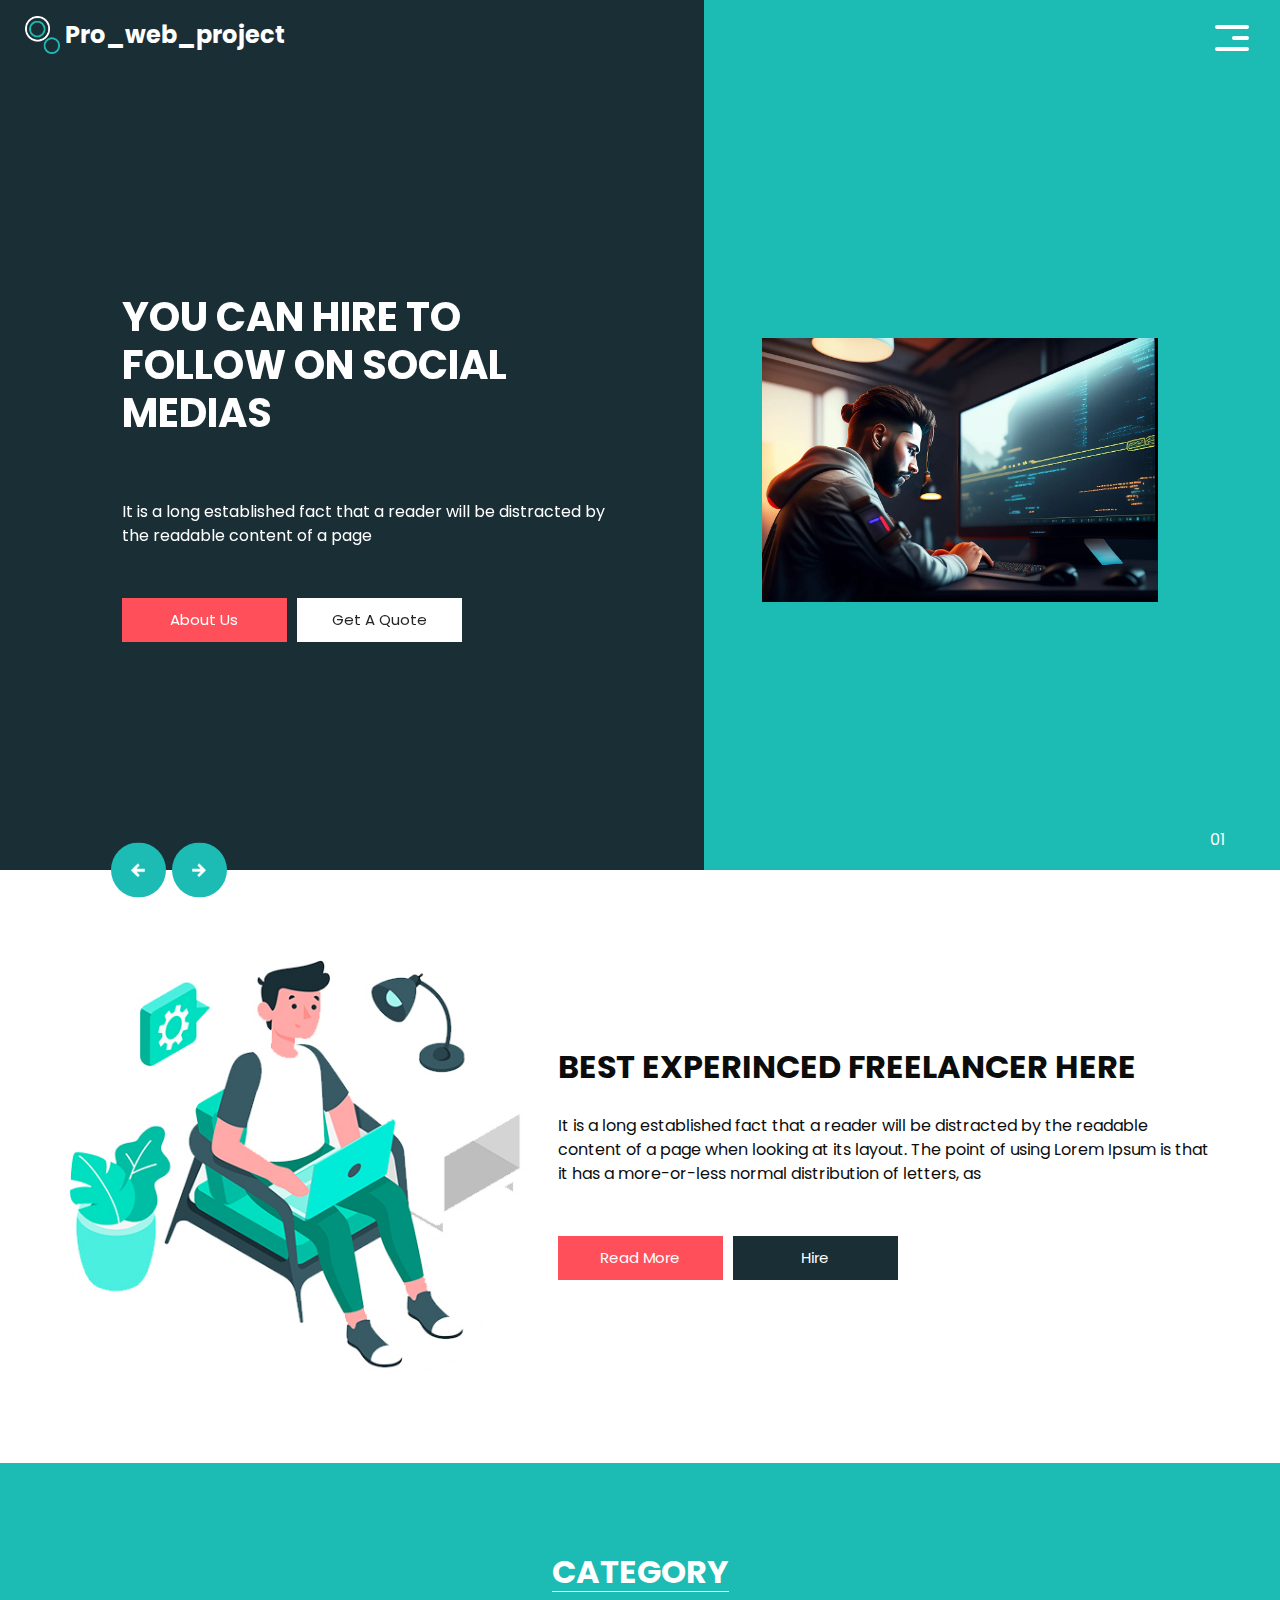
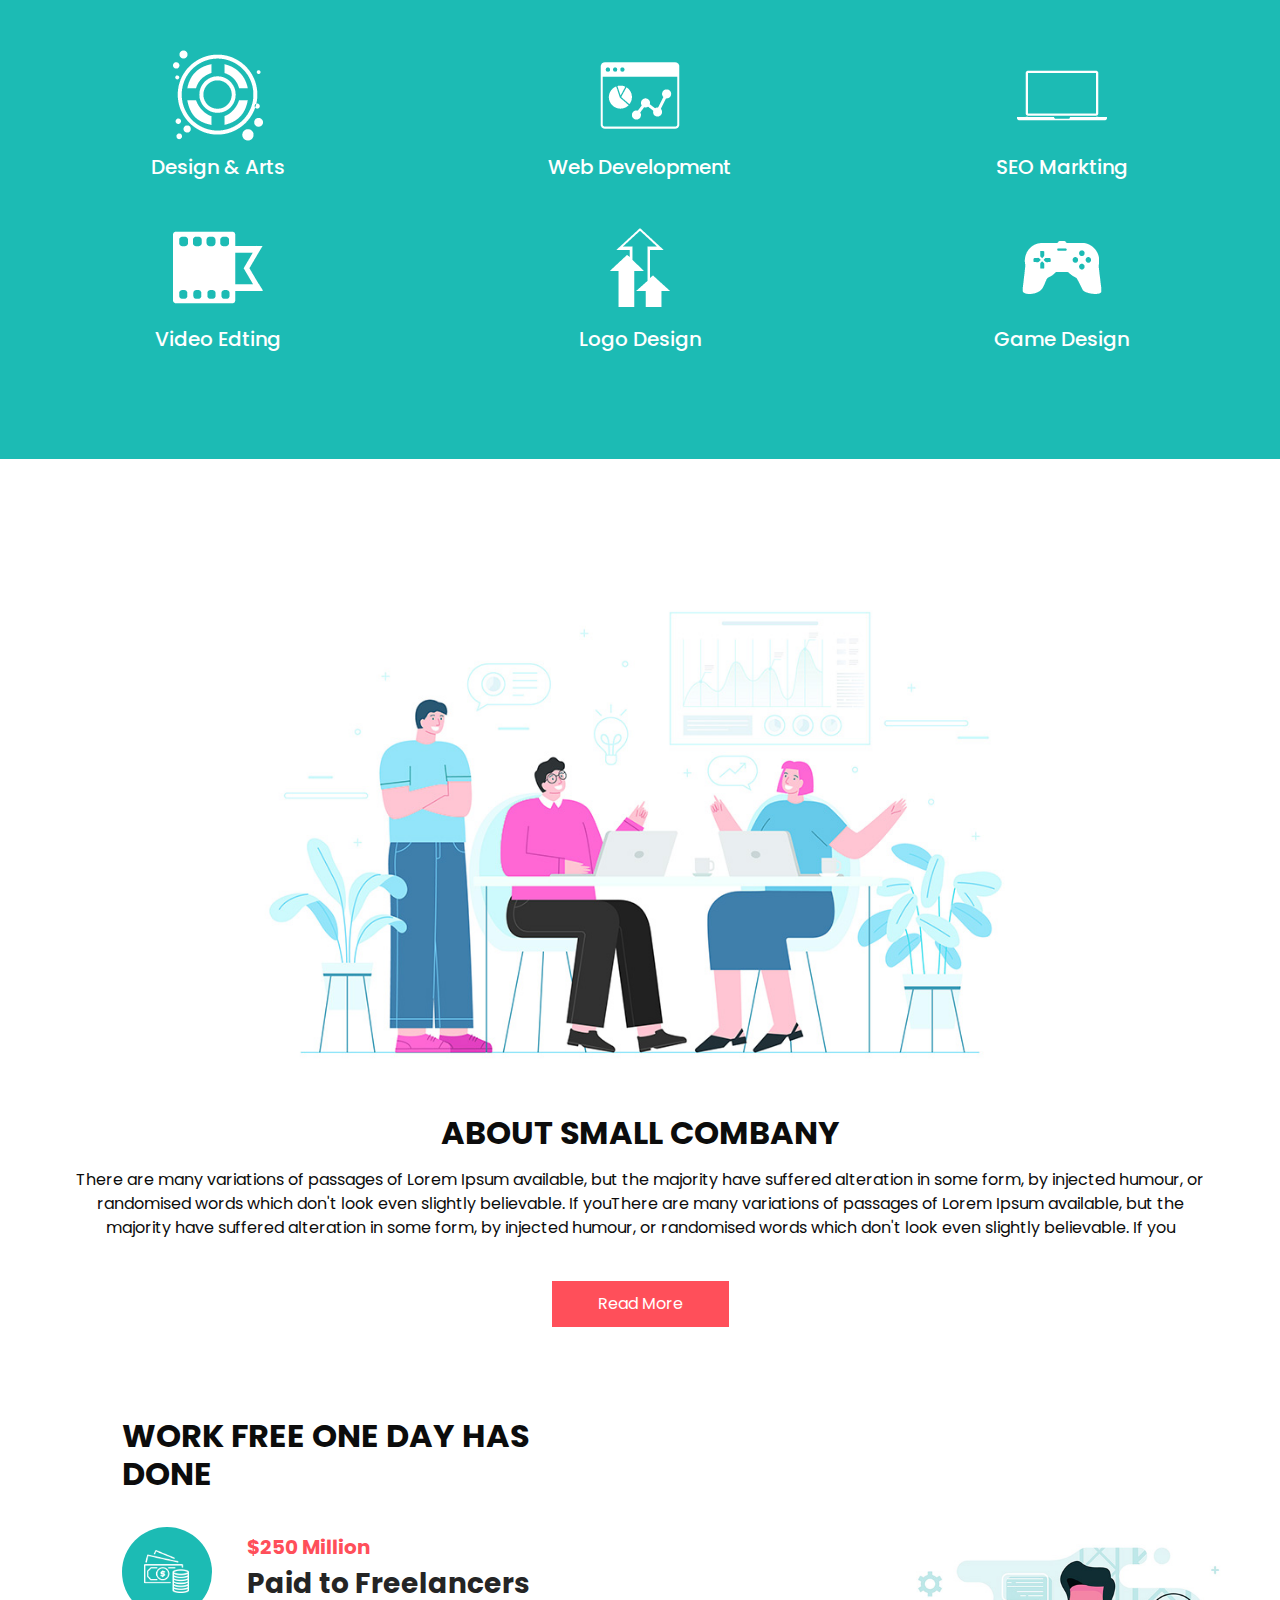
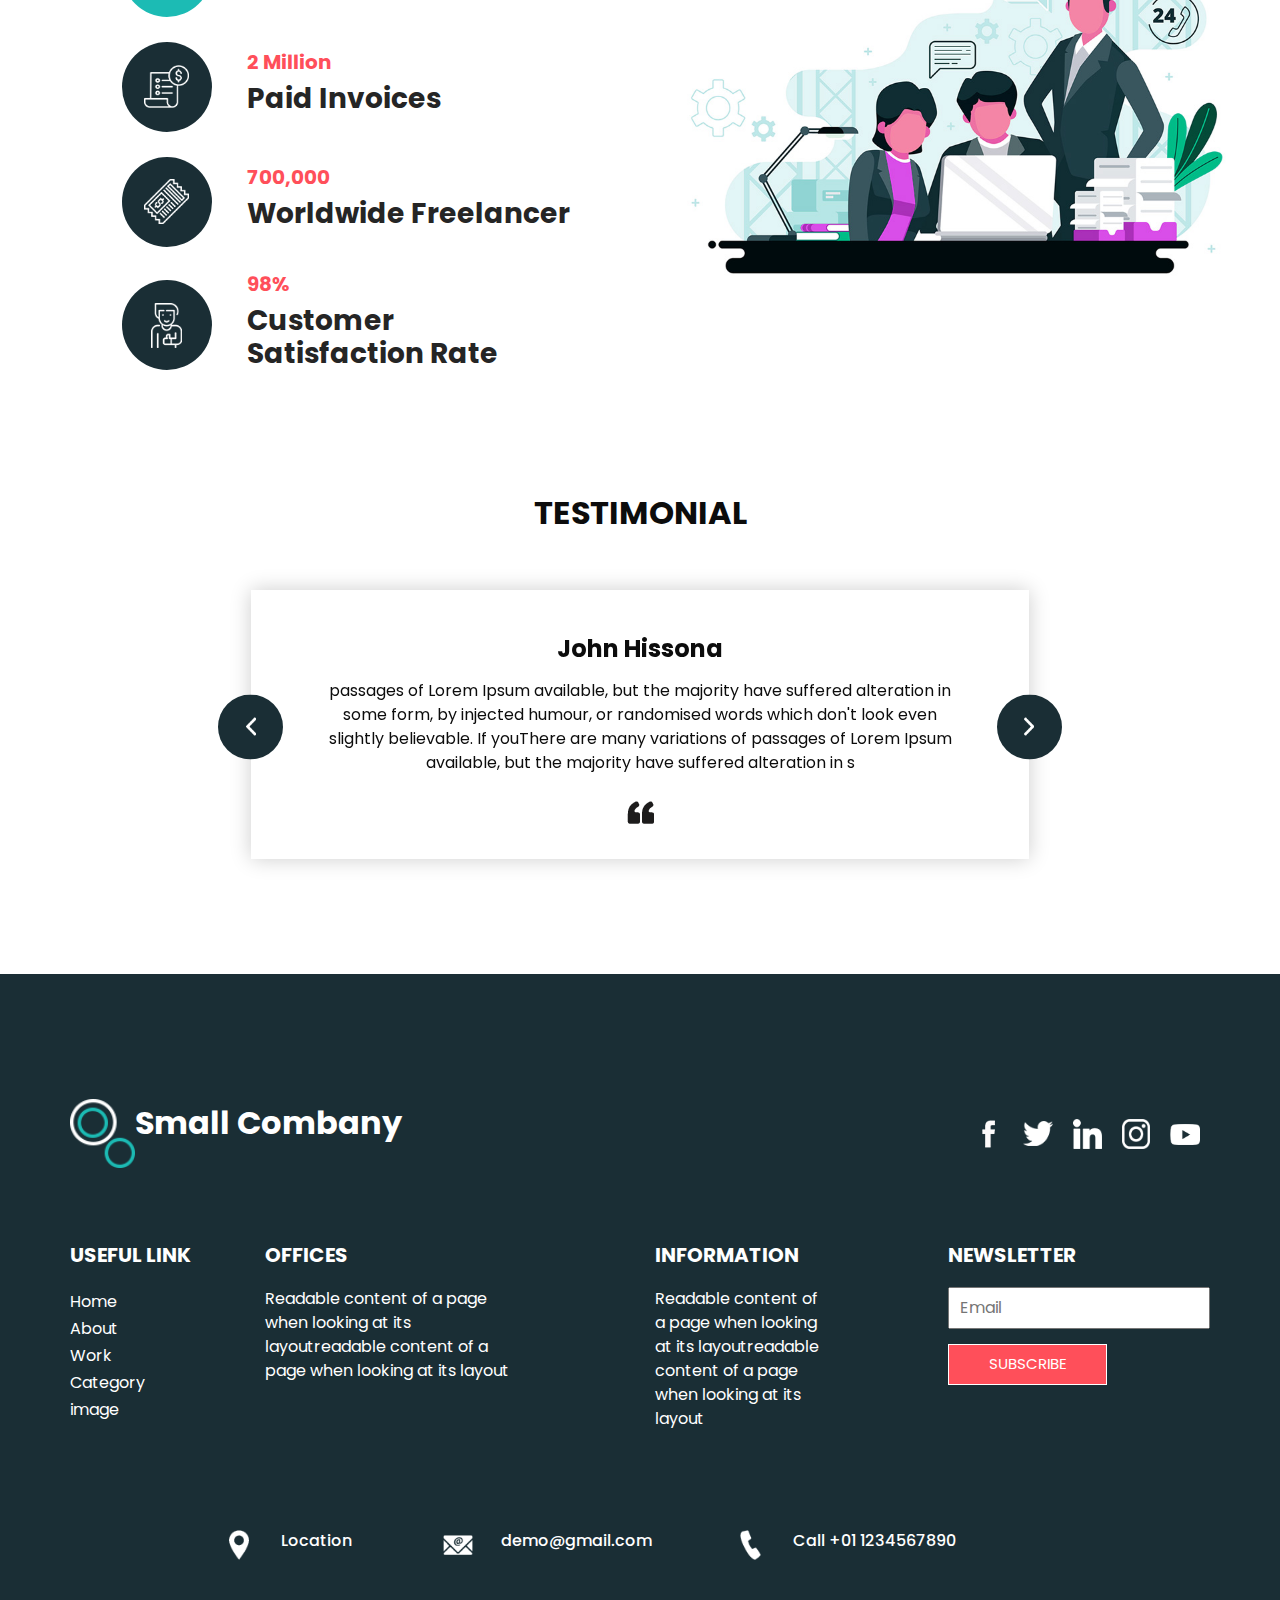
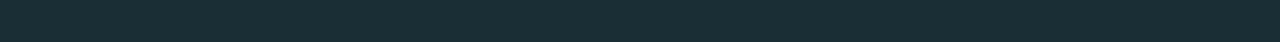
<file: index.html>
<!DOCTYPE html>
<html>

<head>
  <!-- Basic -->
  <meta charset="utf-8" />
  <meta http-equiv="X-UA-Compatible" content="IE=edge" />
  <!-- Mobile Metas -->
  <meta name="viewport" content="width=device-width, initial-scale=1, shrink-to-fit=no" />
  <!-- Site Metas -->
  <meta name="keywords" content="" />
  <meta name="description" content="" />
  <meta name="author" content="" />

  <title>Pro_web_project</title>

  <!-- bootstrap core css -->
  <link rel="stylesheet" type="text/css" href="css/bootstrap.css" />

  <link href="https://fonts.googleapis.com/css?family=Poppins:400,700&display=swap" rel="stylesheet">
  <!-- Custom styles for this template -->
  <link href="css/style.css" rel="stylesheet" />
  <!-- responsive style -->
  <link href="css/responsive.css" rel="stylesheet" />

  <link rel="manifest" href="manifest.json" />
</head>

<body>
  <div class="hero_area">
    <!-- header section strats -->
    <header class="header_section">
      <div class="container-fluid">
        <nav class="navbar navbar-expand-lg custom_nav-container">
          <a class="navbar-brand" href="index.html">
            <img src="images/logo.png" alt="" />
            <span>
              Pro_web_project
            </span>
          </a>
          <button class="navbar-toggler" type="button" data-toggle="collapse" data-target="#navbarSupportedContent" aria-controls="navbarSupportedContent" aria-expanded="false" aria-label="Toggle navigation">
            <span class="navbar-toggler-icon"></span>
          </button>

          <div class="collapse navbar-collapse" id="navbarSupportedContent">
            <ul class="navbar-nav  ">
              <li class="nav-item active">
                <a class="nav-link" href="index.html">Home <span class="sr-only">(current)</span></a>
              </li>
              <li class="nav-item">
                <a class="nav-link" href="about.html"> About</a>
              </li>
              <li class="nav-item">
                <a class="nav-link" href="work.html">Work </a>
              </li>
              <li class="nav-item">
                <a class="nav-link" href="category.html"> Category </a>
              </li>
              <li class="nav-item">
                <a class="nav-link" href="songs.html"> Songs </a>
              </li>
              <li class="nav-item">
                <a class="nav-link" href="github.html"> GitHub username image search </a>
              </li>
              <li class="nav-item">
                <a class="nav-link" href="hi.html"> image </a>
              </li>
            </ul>
            <div class="user_option">
              <a href="">
                <span>
                  Login
                </span>
              </a>
              <form class="form-inline my-2 my-lg-0 ml-0 ml-lg-4 mb-3 mb-lg-0">
                <button class="btn  my-2 my-sm-0 nav_search-btn" type="submit"></button>
              </form>
            </div>
          </div>
          <div>
            <div class="custom_menu-btn ">
              <button>
                <span class=" s-1">

                </span>
                <span class="s-2">

                </span>
                <span class="s-3">

                </span>
              </button>
            </div>
          </div>

        </nav>
      </div>
    </header>
    <!-- end header section -->
    <!-- slider section -->
    <section class="slider_section ">
      <div class="carousel_btn-container">
        <a class="carousel-control-prev" href="#carouselExampleIndicators" role="button" data-slide="prev">
          <span class="sr-only">Previous</span>
        </a>
        <a class="carousel-control-next" href="#carouselExampleIndicators" role="button" data-slide="next">
          <span class="sr-only">Next</span>
        </a>
      </div>
      <div id="carouselExampleIndicators" class="carousel slide" data-ride="carousel">
        <ol class="carousel-indicators">
          <li data-target="#carouselExampleIndicators" data-slide-to="0" class="active">01</li>
          <li data-target="#carouselExampleIndicators" data-slide-to="1">02</li>
          <li data-target="#carouselExampleIndicators" data-slide-to="2">03</li>
        </ol>
        <div class="carousel-inner">
          <div class="carousel-item active">
            <div class="container-fluid">
              <div class="row">
                <div class="col-md-5 offset-md-1">
                  <div class="detail-box">
                    <h1>
                      You Can hire to follow on social Medias <br>
                    <br>
                      
                    </h1>
                    <p>
                      It is a long established fact that a reader will be distracted by
                      the readable content of a page
                    </p>
                    <div class="btn-box">
                      <a href="" class="btn-1">
                        About Us
                      </a>
                      <a href="" class="btn-2">
                        Get A Quote
                      </a>
                    </div>
                  </div>
                </div>
                <div class="offset-md-1 col-md-4 img-container">
                  <div class="img-box">
                    <img src="images/slider-img.png" alt="">
                  </div>
                </div>
              </div>
            </div>
          </div>
          <div class="carousel-item ">
            <div class="container-fluid">
              <div class="row">
                <div class="col-md-5 offset-md-1">
                  <div class="detail-box">
                    <h1>
                      You Can hire to follow on social medius <br>
                       <br>
                    
                    </h1>
                    <p>
                      It is a long established fact that a reader will be distracted by
                      the readable content of a page
                    </p>
                    <div class="btn-box">
                      <a href="" class="btn-1">
                        About Us
                      </a>
                      <a href="" class="btn-2">
                        Get A Quote
                      </a>
                    </div>
                  </div>
                </div>
                <div class="offset-md-1 col-md-4 img-container">
                  <div class="img-box">
                    <img src="images/slider-img.png" alt="">
                  </div>
                </div>
              </div>
            </div>
          </div>
          <div class="carousel-item ">
            <div class="container-fluid">
              <div class="row">
                <div class="col-md-5 offset-md-1">
                  <div class="detail-box">
                    <h1>
                      You Can hire to follow on social medius<br>
                      <br>
                      
                    </h1>
                    <p>
                      It is a long established fact that a reader will be distracted by
                      the readable content of a page
                    </p>
                    <div class="btn-box">
                      <a href="" class="btn-1">
                        About Us
                      </a>
                      <a href="" class="btn-2">
                        Get A Quote
                      </a>
                    </div>
                  </div>
                </div>
                <div class="offset-md-1 col-md-4 img-container">
                  <div class="img-box">
                    <img src="images/slider-img.png" alt="">
                  </div>
                </div>
              </div>
            </div>
          </div>
        </div>

      </div>

    </section>
    <!-- end slider section -->
  </div>


  <!-- experience section -->

  <section class="experience_section layout_padding">
    <div class="container">
      <div class="row">
        <div class="col-md-5">
          <div class="img-box">
            <img src="images/experience-img.jpg" alt="">
          </div>
        </div>
        <div class="col-md-7">
          <div class="detail-box">
            <div class="heading_container">
              <h2>
                Best Experinced Freelancer Here
              </h2>
            </div>
            <p>
              It is a long established fact that a reader will be distracted by the readable content of a page when looking at its layout. The point of using Lorem Ipsum is that it has a more-or-less normal distribution of letters, as
            </p>
            <div class="btn-box">
              <a href="" class="btn-1">
                Read More
              </a>
              <a href="" class="btn-2">
                Hire
              </a>
            </div>
          </div>
        </div>

      </div>
    </div>
  </section>

  <!-- end experience section -->

  <!-- category section -->

  <section class="category_section layout_padding">
    <div class="container">
      <div class="heading_container">
        <h2>
          Category
        </h2>
      </div>
      <div class="category_container">
        <div class="box">
          <div class="img-box">
            <img src="images/c1.png" alt="">
          </div>
          <div class="detail-box">
            <h5>
              Design & Arts
            </h5>
          </div>
        </div>
        <div class="box">
          <div class="img-box">
            <img src="images/c2.png" alt="">
          </div>
          <div class="detail-box">
            <h5>
              Web Development
            </h5>
          </div>
        </div>
        <div class="box">
          <div class="img-box">
            <img src="images/c3.png" alt="">
          </div>
          <div class="detail-box">
            <h5>
              SEO Markting
            </h5>
          </div>
        </div>
        <div class="box">
          <div class="img-box">
            <img src="images/c4.png" alt="">
          </div>
          <div class="detail-box">
            <h5>
              Video Edting
            </h5>
          </div>
        </div>
        <div class="box">
          <div class="img-box">
            <img src="images/c5.png" alt="">
          </div>
          <div class="detail-box">
            <h5>
              Logo Design
            </h5>
          </div>
        </div>
        <div class="box">
          <div class="img-box">
            <img src="images/c6.png" alt="">
          </div>
          <div class="detail-box">
            <h5>
              Game Design
            </h5>
          </div>
        </div>
      </div>
    </div>
  </section>


  <!-- end category section -->

  <!-- about section -->

  <section class="about_section layout_padding">
    <div class="container">
      <div class="row">
        <div class="col-md-10 col-lg-9 mx-auto">
          <div class="img-box">
            <img src="images/about-img.jpg" alt="">
          </div>
        </div>
      </div>
      <div class="detail-box">
        <h2>
          About Small Combany
        </h2>
        <p>
          There are many variations of passages of Lorem Ipsum available, but the majority have suffered alteration in some form, by injected humour, or randomised words which don't look even slightly believable. If youThere are many variations of passages of Lorem Ipsum available, but the majority have suffered alteration in some form, by injected humour, or randomised words which don't look even slightly believable. If you
        </p>
        <a href="">
          Read More
        </a>
      </div>
    </div>
  </section>

  <!-- end about section -->

  <!-- freelance section -->

  <section class="freelance_section ">
    <div id="accordion">
      <div class="container-fluid">
        <div class="row">
          <div class="col-md-5 offset-md-1">
            <div class="detail-box">
              <div class="heading_container">
                <h2>
                  Work Free one  day Has Done
                </h2>
              </div>
              <div class="tab_container">
                <div class="t-link-box" data-toggle="collapse" data-target="#collapseOne" aria-expanded="true" aria-controls="collapseOne">
                  <div class="img-box">
                    <img src="images/f1.png" alt="">
                  </div>
                  <div class="detail-box">
                    <h5>
                      $250 Million
                    </h5>
                    <h3>
                      Paid to Freelancers
                    </h3>
                  </div>
                </div>
                <div class="t-link-box collapsed" data-toggle="collapse" data-target="#collapseTwo" aria-expanded="false" aria-controls="collapseTwo">
                  <div class="img-box">
                    <img src="images/f2.png" alt="">
                  </div>
                  <div class="detail-box">
                    <h5>
                      2 Million
                    </h5>
                    <h3>
                      Paid Invoices
                    </h3>
                  </div>
                </div>
                <div class="t-link-box collapsed" data-toggle="collapse" data-target="#collapseThree" aria-expanded="false" aria-controls="collapseThree">
                  <div class="img-box">
                    <img src="images/f3.png" alt="">
                  </div>
                  <div class="detail-box">
                    <h5>
                      700,000
                    </h5>
                    <h3>
                      Worldwide Freelancer
                    </h3>
                  </div>
                </div>
                <div class="t-link-box collapsed" data-toggle="collapse" data-target="#collapseFour" aria-expanded="false" aria-controls="collapseFour">
                  <div class="img-box">
                    <img src="images/f4.png" alt="">
                  </div>
                  <div class="detail-box">
                    <h5>
                      98%
                    </h5>
                    <h3>
                      Customer <br>
                      Satisfaction Rate
                    </h3>
                  </div>
                </div>
              </div>
            </div>
          </div>
          <div class="col-md-6">
            <div class="collapse show" id="collapseOne" aria-labelledby="headingOne" data-parent="#accordion">
              <div class="img-box">
                <img src="images/freelance-img.jpg" alt="">
              </div>
            </div>
            <div class="collapse" id="collapseTwo" aria-labelledby="headingTwo" data-parent="#accordion">
              <div class="img-box">
                <img src="images/freelance-img.jpg" alt="">
              </div>
            </div>
            <div class="collapse" id="collapseThree" aria-labelledby="headingThree" data-parent="#accordion">
              <div class="img-box">
                <img src="images/freelance-img.jpg" alt="">
              </div>
            </div>
            <div class="collapse" id="collapseFour" aria-labelledby="headingfour" data-parent="#accordion">
              <div class="img-box">
                <img src="images/freelance-img.jpg" alt="">
              </div>
            </div>
          </div>
        </div>
      </div>
    </div>
  </section>

  <!-- end freelance section -->

  <!-- client section -->

  <section class="client_section layout_padding">
    <div class="container">
      <div class="row">
        <div class="col-lg-9 col-md-10 mx-auto">
          <div class="heading_container">
            <h2>
              Testimonial
            </h2>
          </div>
          <div id="carouselExampleControls" class="carousel slide" data-ride="carousel">
            <div class="carousel-inner">
              <div class="carousel-item active">
                <div class="detail-box">
                  <h4>
                    John Hissona
                  </h4>
                  <p>
                    passages of Lorem Ipsum available, but the majority have suffered alteration in some form, by injected humour, or randomised words which don't look even slightly believable. If youThere are many variations of passages of Lorem Ipsum available, but the majority have suffered alteration in s
                  </p>
                  <img src="images/quote.png" alt="">
                </div>
              </div>
              <div class="carousel-item">
                <div class="detail-box">
                  <h4>
                    John Hissona
                  </h4>
                  <p>
                    passages of Lorem Ipsum available, but the majority have suffered alteration in some form, by injected humour, or randomised words which don't look even slightly believable. If youThere are many variations of passages of Lorem Ipsum available, but the majority have suffered alteration in s
                  </p>
                  <img src="images/quote.png" alt="">
                </div>
              </div>
              <div class="carousel-item">
                <div class="detail-box">
                  <h4>
                    John Hissona
                  </h4>
                  <p>
                    passages of Lorem Ipsum available, but the majority have suffered alteration in some form, by injected humour, or randomised words which don't look even slightly believable. If youThere are many variations of passages of Lorem Ipsum available, but the majority have suffered alteration in s
                  </p>
                  <img src="images/quote.png" alt="">
                </div>
              </div>
            </div>
            <a class="carousel-control-prev" href="#carouselExampleControls" role="button" data-slide="prev">
              <span class="sr-only">Previous</span>
            </a>
            <a class="carousel-control-next" href="#carouselExampleControls" role="button" data-slide="next">
              <span class="sr-only">Next</span>
            </a>
          </div>
        </div>
      </div>
    </div>
  </section>

  <!-- end client section -->



  <!-- info section -->

  <section class="info_section ">
    <div class="info_container layout_padding-top">
      <div class="container">
        <div class="info_top">
          <div class="info_logo">
            <img src="images/logo.png" alt="" />
            <span>
              Small Combany
            </span>
          </div>
          <div class="social_box">
            <a href="#">
              <img src="images/fb.png" alt="">
            </a>
            <a href="#">
              <img src="images/twitter.png" alt="">
            </a>
            <a href="#">
              <img src="images/linkedin.png" alt="">
            </a>
            <a href="https://www.instagram.com/aditya_narayan_kizakadath_kyl">
              <img src="images/instagram.png" alt="">
            </a>
            <a href="#">
              <img src="images/youtube.png" alt="">
            </a>
          </div>
        </div>

        <div class="info_main">
          <div class="row">
            <div class="col-md-3 col-lg-2">
              <div class="info_link-box">
                <h5>
                  Useful Link
                </h5>
                <ul>
                  <li class=" active">
                    <a class="" href="index.html">Home <span class="sr-only">(current)</span></a>
                  </li>
                  <li class="">
                    <a class="" href="about.html">About </a>
                  </li>
                  <li class="">
                    <a class="" href="work.html">Work </a>
                  </li>
                  <li class="">
                    <a class="" href="category.html">Category </a>
                  </li>
                  <li class="">
                    <a class="" href="hi.html">image </a>
                  </li>
                </ul>
              </div>
            </div>
            <div class="col-md-3 ">
              <h5>
                Offices
              </h5>
              <p>
                Readable content of a page when looking at its layoutreadable content of a page when looking at its layout
              </p>
            </div>

            <div class="col-md-3 col-lg-2 offset-lg-1">
              <h5>
                Information
              </h5>
              <p>
                Readable content of a page when looking at its layoutreadable content of a page when looking at its layout
              </p>
            </div>

            <div class="col-md-3  offset-lg-1">
              <div class="info_form ">
                <h5>
                  Newsletter
                </h5>
                <form action="">
                  <input type="email" placeholder="Email">
                  <button>
                    Subscribe
                  </button>
                </form>
              </div>
            </div>
          </div>
        </div>
        <div class="row">
          <div class="col-lg-9 col-md-10 mx-auto">
            <div class="info_contact layout_padding2">
              <div class="row">
                <div class="col-md-3">
                  <a href="#" class="link-box">
                    <div class="img-box">
                      <img src="images/location.png" alt="">
                    </div>
                    <div class="detail-box">
                      <h6>
                        Location
                      </h6>
                    </div>
                  </a>
                </div>
                <div class="col-md-4">
                  <a href="#" class="link-box">
                    <div class="img-box">
                      <img src="images/mail.png" alt="">
                    </div>
                    <div class="detail-box">
                      <h6>
                        demo@gmail.com
                      </h6>
                    </div>
                  </a>
                </div>
                <div class="col-md-5">
                  <a href="#" class="link-box">
                    <div class="img-box">
                      <img src="images/call.png" alt="">
                    </div>
                    <div class="detail-box">
                      <h6>
                        Call +01 1234567890
                      </h6>
                    </div>
                  </a>
                </div>
              </div>
            </div>
          </div>
        </div>

      </div>
    </div>
  </section>

  <!-- end info section -->

  <!-- footer section -->
  <footer class="container-fluid footer_section ">
    <div class="container">
      
    </div>
  </footer>
  <!-- end  footer section -->


  <script src="js/jquery-3.4.1.min.js"></script>
  <script src="js/bootstrap.js"></script>
  <script src="js/custom.js"></script>


</body>
</body>

</html>
</file>
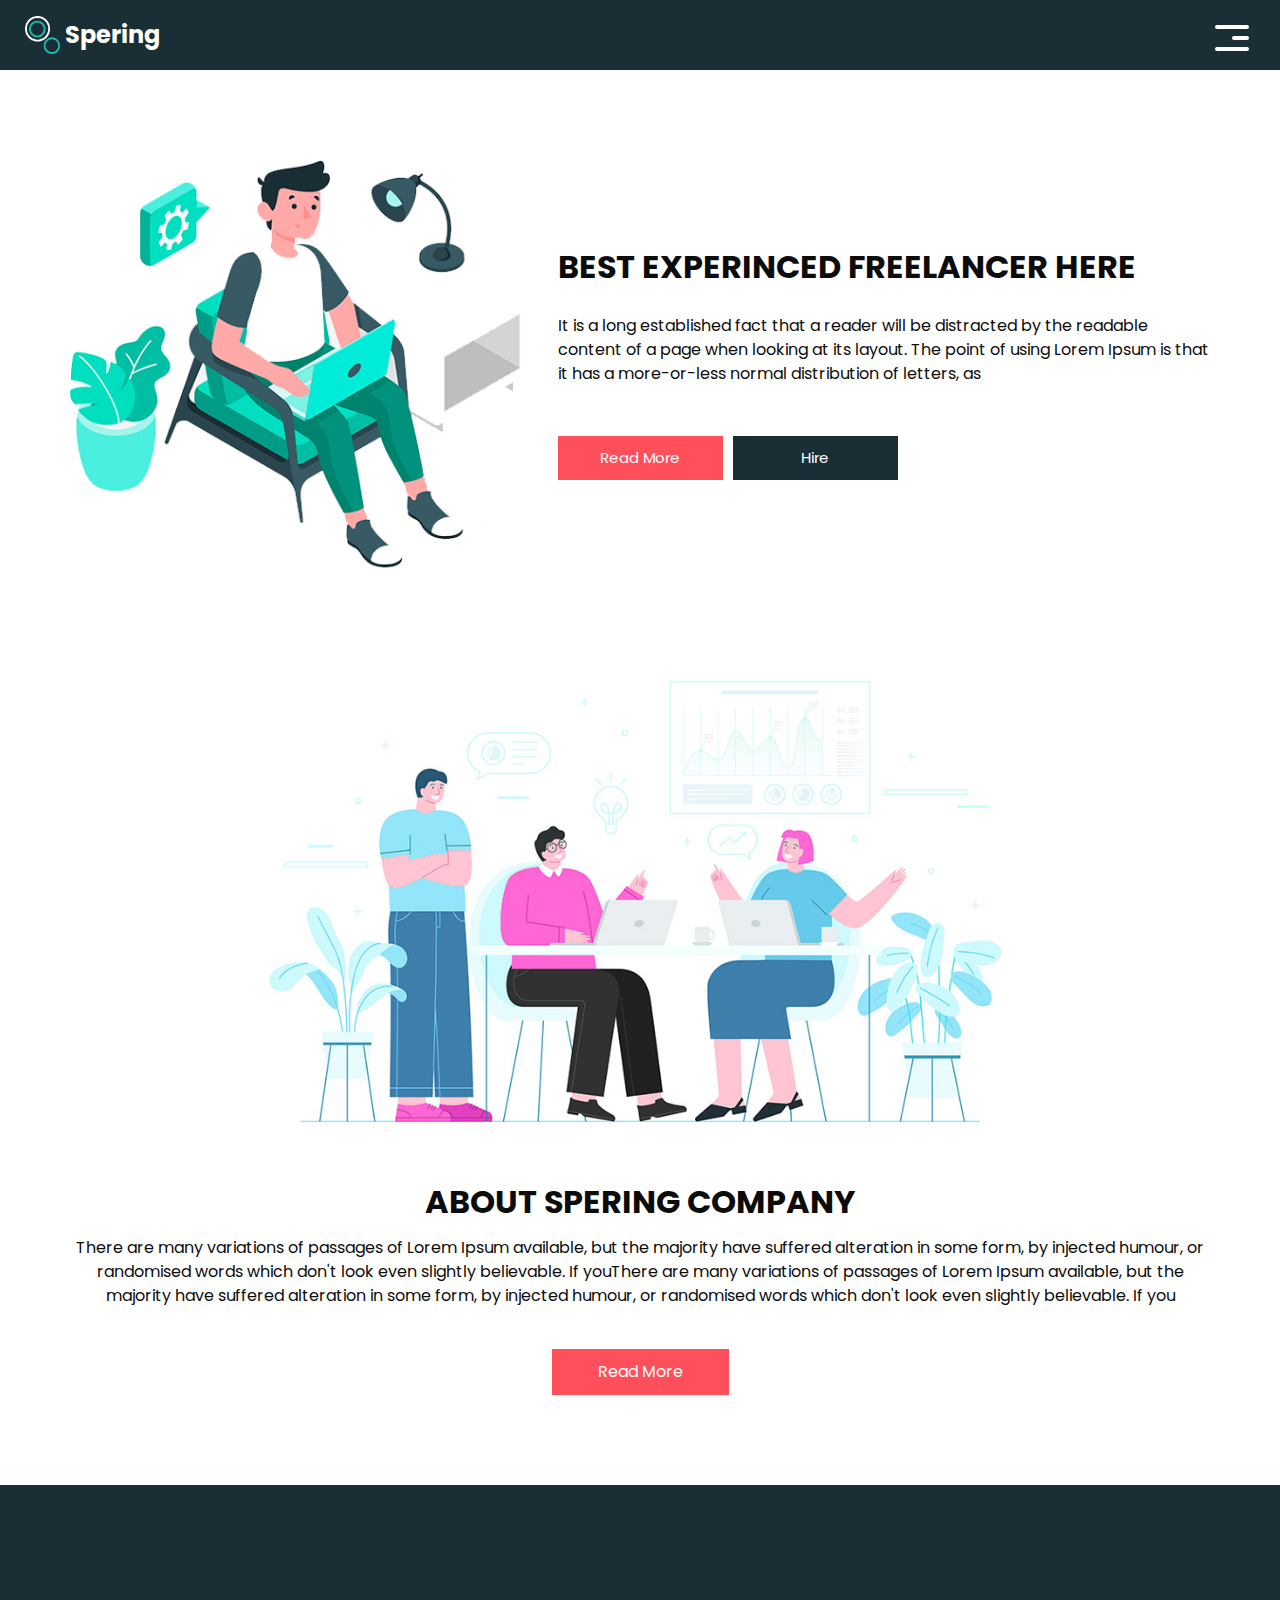
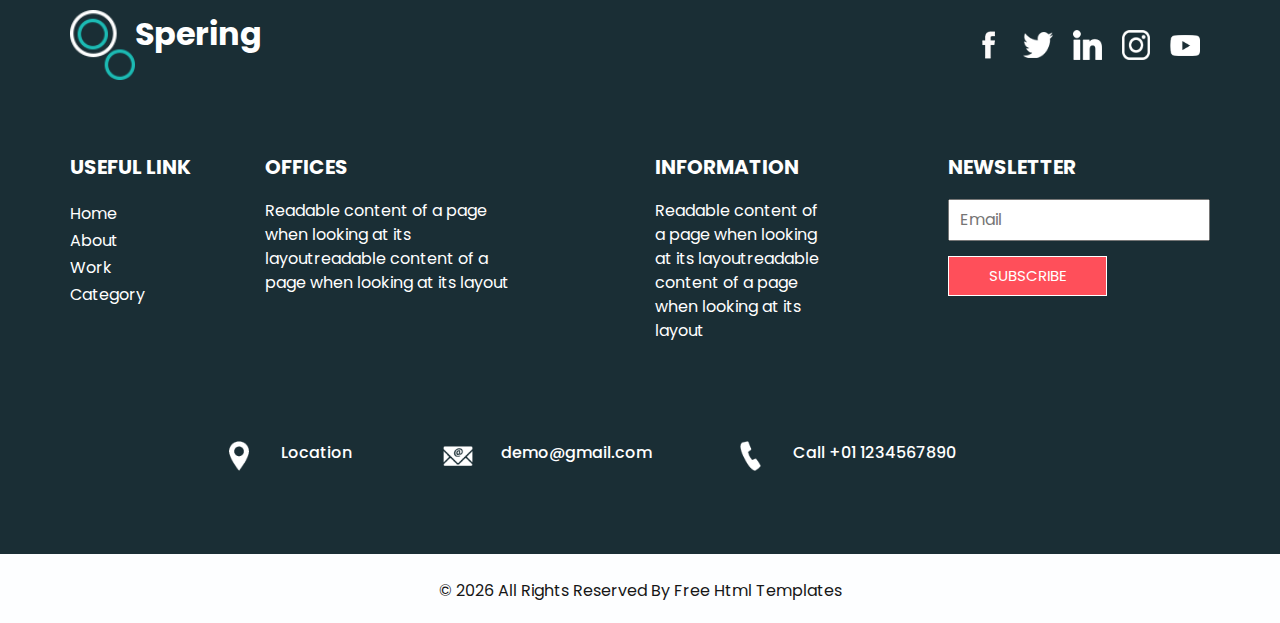
<file: about.html>
<!DOCTYPE html>
<html>

<head>
  <!-- Basic -->
  <meta charset="utf-8" />
  <meta http-equiv="X-UA-Compatible" content="IE=edge" />
  <!-- Mobile Metas -->
  <meta name="viewport" content="width=device-width, initial-scale=1, shrink-to-fit=no" />
  <!-- Site Metas -->
  <meta name="keywords" content="" />
  <meta name="description" content="" />
  <meta name="author" content="" />

  <title>Spering</title>

  <!-- bootstrap core css -->
  <link rel="stylesheet" type="text/css" href="css/bootstrap.css" />

  <link href="https://fonts.googleapis.com/css?family=Poppins:400,700&display=swap" rel="stylesheet">
  <!-- Custom styles for this template -->
  <link href="css/style.css" rel="stylesheet" />
  <!-- responsive style -->
  <link href="css/responsive.css" rel="stylesheet" />
</head>

<body class="sub_page">
  <div class="hero_area">
    <!-- header section strats -->
    <header class="header_section">
      <div class="container-fluid">
        <nav class="navbar navbar-expand-lg custom_nav-container">
          <a class="navbar-brand" href="index.html">
            <img src="images/logo.png" alt="" />
            <span>
              Spering
            </span>
          </a>
          <button class="navbar-toggler" type="button" data-toggle="collapse" data-target="#navbarSupportedContent" aria-controls="navbarSupportedContent" aria-expanded="false" aria-label="Toggle navigation">
            <span class="navbar-toggler-icon"></span>
          </button>

          <div class="collapse navbar-collapse" id="navbarSupportedContent">
            <ul class="navbar-nav  ">
              <li class="nav-item">
                <a class="nav-link" href="index.html">Home <span class="sr-only">(current)</span></a>
              </li>
              <li class="nav-item active">
                <a class="nav-link" href="about.html"> About</a>
              </li>
              <li class="nav-item">
                <a class="nav-link" href="work.html">Work </a>
              </li>
              <li class="nav-item">
                <a class="nav-link" href="category.html"> Category </a>
              </li>
            </ul>
            <div class="user_option">
              <a href="">
                <span>
                  Login
                </span>
              </a>
              <form class="form-inline my-2 my-lg-0 ml-0 ml-lg-4 mb-3 mb-lg-0">
                <button class="btn  my-2 my-sm-0 nav_search-btn" type="submit"></button>
              </form>
            </div>
          </div>
          <div>
            <div class="custom_menu-btn ">
              <button>
                <span class=" s-1">

                </span>
                <span class="s-2">

                </span>
                <span class="s-3">

                </span>
              </button>
            </div>
          </div>

        </nav>
      </div>
    </header>
    <!-- end header section -->
  </div>


  <!-- experience section -->

  <section class="experience_section layout_padding-top layout_padding2-bottom">
    <div class="container">
      <div class="row">
        <div class="col-md-5">
          <div class="img-box">
            <img src="images/experience-img.jpg" alt="">
          </div>
        </div>
        <div class="col-md-7">
          <div class="detail-box">
            <div class="heading_container">
              <h2>
                Best Experinced Freelancer Here
              </h2>
            </div>
            <p>
              It is a long established fact that a reader will be distracted by the readable content of a page when looking at its layout. The point of using Lorem Ipsum is that it has a more-or-less normal distribution of letters, as
            </p>
            <div class="btn-box">
              <a href="" class="btn-1">
                Read More
              </a>
              <a href="" class="btn-2">
                Hire
              </a>
            </div>
          </div>
        </div>

      </div>
    </div>
  </section>

  <!-- end experience section -->


  <!-- about section -->

  <section class="about_section layout_padding-bottom">
    <div class="container">
      <div class="row">
        <div class="col-md-10 col-lg-9 mx-auto">
          <div class="img-box">
            <img src="images/about-img.jpg" alt="">
          </div>
        </div>
      </div>
      <div class="detail-box">
        <h2>
          About Spering Company
        </h2>
        <p>
          There are many variations of passages of Lorem Ipsum available, but the majority have suffered alteration in some form, by injected humour, or randomised words which don't look even slightly believable. If youThere are many variations of passages of Lorem Ipsum available, but the majority have suffered alteration in some form, by injected humour, or randomised words which don't look even slightly believable. If you
        </p>
        <a href="">
          Read More
        </a>
      </div>
    </div>
  </section>

  <!-- end about section -->

  <!-- info section -->

  <section class="info_section ">
    <div class="info_container layout_padding-top">
      <div class="container">
        <div class="info_top">
          <div class="info_logo">
            <img src="images/logo.png" alt="" />
            <span>
              Spering
            </span>
          </div>
          <div class="social_box">
            <a href="#">
              <img src="images/fb.png" alt="">
            </a>
            <a href="#">
              <img src="images/twitter.png" alt="">
            </a>
            <a href="#">
              <img src="images/linkedin.png" alt="">
            </a>
            <a href="#">
              <img src="images/instagram.png" alt="">
            </a>
            <a href="#">
              <img src="images/youtube.png" alt="">
            </a>
          </div>
        </div>

        <div class="info_main">
          <div class="row">
            <div class="col-md-3 col-lg-2">
              <div class="info_link-box">
                <h5>
                  Useful Link
                </h5>
                <ul>
                  <li class=" active">
                    <a class="" href="index.html">Home <span class="sr-only">(current)</span></a>
                  </li>
                  <li class="">
                    <a class="" href="about.html">About </a>
                  </li>
                  <li class="">
                    <a class="" href="work.html">Work </a>
                  </li>
                  <li class="">
                    <a class="" href="category.html">Category </a>
                  </li>
                </ul>
              </div>
            </div>
            <div class="col-md-3 ">
              <h5>
                Offices
              </h5>
              <p>
                Readable content of a page when looking at its layoutreadable content of a page when looking at its layout
              </p>
            </div>

            <div class="col-md-3 col-lg-2 offset-lg-1">
              <h5>
                Information
              </h5>
              <p>
                Readable content of a page when looking at its layoutreadable content of a page when looking at its layout
              </p>
            </div>

            <div class="col-md-3  offset-lg-1">
              <div class="info_form ">
                <h5>
                  Newsletter
                </h5>
                <form action="">
                  <input type="email" placeholder="Email">
                  <button>
                    Subscribe
                  </button>
                </form>
              </div>
            </div>
          </div>
        </div>
        <div class="row">
          <div class="col-lg-9 col-md-10 mx-auto">
            <div class="info_contact layout_padding2">
              <div class="row">
                <div class="col-md-3">
                  <a href="#" class="link-box">
                    <div class="img-box">
                      <img src="images/location.png" alt="">
                    </div>
                    <div class="detail-box">
                      <h6>
                        Location
                      </h6>
                    </div>
                  </a>
                </div>
                <div class="col-md-4">
                  <a href="#" class="link-box">
                    <div class="img-box">
                      <img src="images/mail.png" alt="">
                    </div>
                    <div class="detail-box">
                      <h6>
                        demo@gmail.com
                      </h6>
                    </div>
                  </a>
                </div>
                <div class="col-md-5">
                  <a href="#" class="link-box">
                    <div class="img-box">
                      <img src="images/call.png" alt="">
                    </div>
                    <div class="detail-box">
                      <h6>
                        Call +01 1234567890
                      </h6>
                    </div>
                  </a>
                </div>
              </div>
            </div>
          </div>
        </div>

      </div>
    </div>
  </section>

  <!-- end info section -->

  <!-- footer section -->
  <footer class="container-fluid footer_section ">
    <div class="container">
      <p>
        &copy; <span id="displayDate"></span> All Rights Reserved By
        <a href="https://html.design/">Free Html Templates</a>
      </p>
    </div>
  </footer>
  <!-- end  footer section -->


  <script src="js/jquery-3.4.1.min.js"></script>
  <script src="js/bootstrap.js"></script>
  <script src="js/custom.js"></script>


</body>
</body>

</html>
</file>
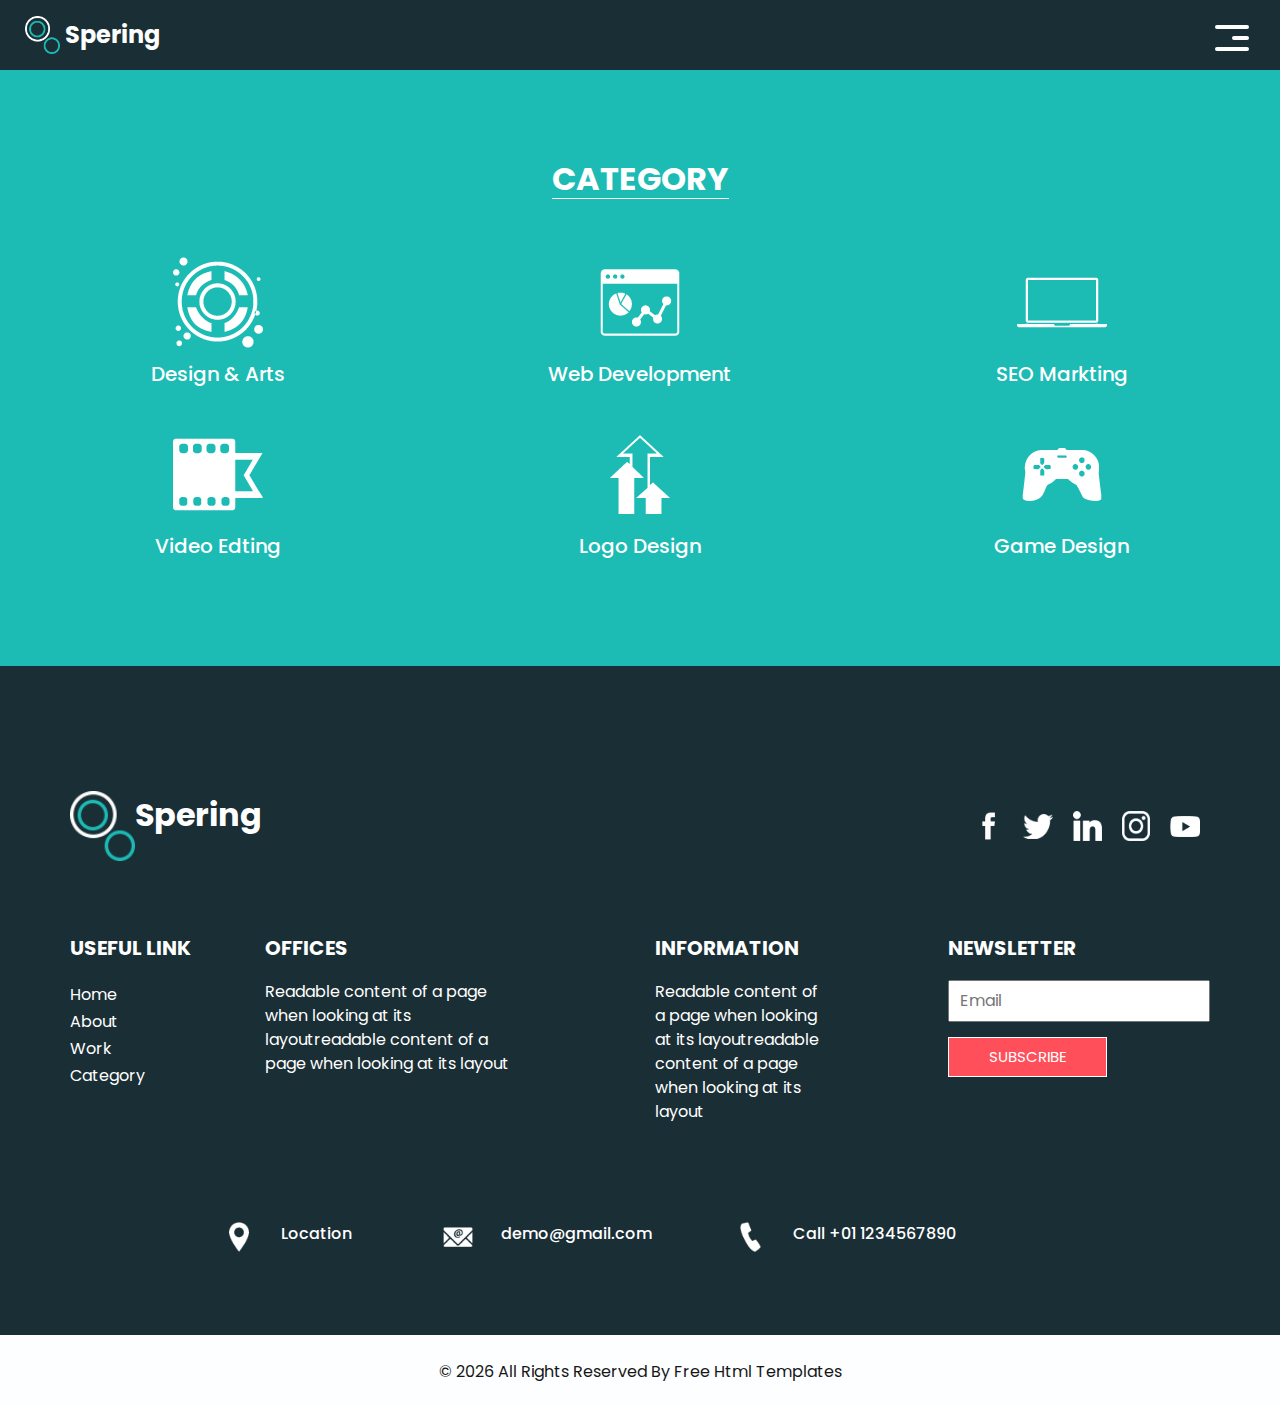
<file: category.html>
<!DOCTYPE html>
<html>

<head>
  <!-- Basic -->
  <meta charset="utf-8" />
  <meta http-equiv="X-UA-Compatible" content="IE=edge" />
  <!-- Mobile Metas -->
  <meta name="viewport" content="width=device-width, initial-scale=1, shrink-to-fit=no" />
  <!-- Site Metas -->
  <meta name="keywords" content="" />
  <meta name="description" content="" />
  <meta name="author" content="" />

  <title>Spering</title>

  <!-- bootstrap core css -->
  <link rel="stylesheet" type="text/css" href="css/bootstrap.css" />

  <link href="https://fonts.googleapis.com/css?family=Poppins:400,700&display=swap" rel="stylesheet">
  <!-- Custom styles for this template -->
  <link href="css/style.css" rel="stylesheet" />
  <!-- responsive style -->
  <link href="css/responsive.css" rel="stylesheet" />
</head>

<body class="sub_page">
  <div class="hero_area">
    <!-- header section strats -->
    <header class="header_section">
      <div class="container-fluid">
        <nav class="navbar navbar-expand-lg custom_nav-container">
          <a class="navbar-brand" href="index.html">
            <img src="images/logo.png" alt="" />
            <span>
              Spering
            </span>
          </a>
          <button class="navbar-toggler" type="button" data-toggle="collapse" data-target="#navbarSupportedContent" aria-controls="navbarSupportedContent" aria-expanded="false" aria-label="Toggle navigation">
            <span class="navbar-toggler-icon"></span>
          </button>

          <div class="collapse navbar-collapse" id="navbarSupportedContent">
            <ul class="navbar-nav  ">
              <li class="nav-item ">
                <a class="nav-link" href="index.html">Home <span class="sr-only">(current)</span></a>
              </li>
              <li class="nav-item">
                <a class="nav-link" href="about.html"> About</a>
              </li>
              <li class="nav-item">
                <a class="nav-link" href="work.html">Work </a>
              </li>
              <li class="nav-item active">
                <a class="nav-link" href="category.html"> Category </a>
              </li>
            </ul>
            <div class="user_option">
              <a href="">
                <span>
                  Login
                </span>
              </a>
              <form class="form-inline my-2 my-lg-0 ml-0 ml-lg-4 mb-3 mb-lg-0">
                <button class="btn  my-2 my-sm-0 nav_search-btn" type="submit"></button>
              </form>
            </div>
          </div>
          <div>
            <div class="custom_menu-btn ">
              <button>
                <span class=" s-1">

                </span>
                <span class="s-2">

                </span>
                <span class="s-3">

                </span>
              </button>
            </div>
          </div>

        </nav>
      </div>
    </header>
    <!-- end header section -->
  </div>

  <!-- category section -->

  <section class="category_section layout_padding">
    <div class="container">
      <div class="heading_container">
        <h2>
          Category
        </h2>
      </div>
      <div class="category_container">
        <div class="box">
          <div class="img-box">
            <img src="images/c1.png" alt="">
          </div>
          <div class="detail-box">
            <h5>
              Design & Arts
            </h5>
          </div>
        </div>
        <div class="box">
          <div class="img-box">
            <img src="images/c2.png" alt="">
          </div>
          <div class="detail-box">
            <h5>
              Web Development
            </h5>
          </div>
        </div>
        <div class="box">
          <div class="img-box">
            <img src="images/c3.png" alt="">
          </div>
          <div class="detail-box">
            <h5>
              SEO Markting
            </h5>
          </div>
        </div>
        <div class="box">
          <div class="img-box">
            <img src="images/c4.png" alt="">
          </div>
          <div class="detail-box">
            <h5>
              Video Edting
            </h5>
          </div>
        </div>
        <div class="box">
          <div class="img-box">
            <img src="images/c5.png" alt="">
          </div>
          <div class="detail-box">
            <h5>
              Logo Design
            </h5>
          </div>
        </div>
        <div class="box">
          <div class="img-box">
            <img src="images/c6.png" alt="">
          </div>
          <div class="detail-box">
            <h5>
              Game Design
            </h5>
          </div>
        </div>
      </div>
    </div>
  </section>
  <!-- end category section -->

  <!-- info section -->

  <section class="info_section ">
    <div class="info_container layout_padding-top">
      <div class="container">
        <div class="info_top">
          <div class="info_logo">
            <img src="images/logo.png" alt="" />
            <span>
              Spering
            </span>
          </div>
          <div class="social_box">
            <a href="#">
              <img src="images/fb.png" alt="">
            </a>
            <a href="#">
              <img src="images/twitter.png" alt="">
            </a>
            <a href="#">
              <img src="images/linkedin.png" alt="">
            </a>
            <a href="#">
              <img src="images/instagram.png" alt="">
            </a>
            <a href="#">
              <img src="images/youtube.png" alt="">
            </a>
          </div>
        </div>

        <div class="info_main">
          <div class="row">
            <div class="col-md-3 col-lg-2">
              <div class="info_link-box">
                <h5>
                  Useful Link
                </h5>
                <ul>
                  <li class=" active">
                    <a class="" href="index.html">Home <span class="sr-only">(current)</span></a>
                  </li>
                  <li class="">
                    <a class="" href="about.html">About </a>
                  </li>
                  <li class="">
                    <a class="" href="work.html">Work </a>
                  </li>
                  <li class="">
                    <a class="" href="category.html">Category </a>
                  </li>
                </ul>
              </div>
            </div>
            <div class="col-md-3 ">
              <h5>
                Offices
              </h5>
              <p>
                Readable content of a page when looking at its layoutreadable content of a page when looking at its layout
              </p>
            </div>

            <div class="col-md-3 col-lg-2 offset-lg-1">
              <h5>
                Information
              </h5>
              <p>
                Readable content of a page when looking at its layoutreadable content of a page when looking at its layout
              </p>
            </div>

            <div class="col-md-3  offset-lg-1">
              <div class="info_form ">
                <h5>
                  Newsletter
                </h5>
                <form action="">
                  <input type="email" placeholder="Email">
                  <button>
                    Subscribe
                  </button>
                </form>
              </div>
            </div>
          </div>
        </div>
        <div class="row">
          <div class="col-lg-9 col-md-10 mx-auto">
            <div class="info_contact layout_padding2">
              <div class="row">
                <div class="col-md-3">
                  <a href="#" class="link-box">
                    <div class="img-box">
                      <img src="images/location.png" alt="">
                    </div>
                    <div class="detail-box">
                      <h6>
                        Location
                      </h6>
                    </div>
                  </a>
                </div>
                <div class="col-md-4">
                  <a href="#" class="link-box">
                    <div class="img-box">
                      <img src="images/mail.png" alt="">
                    </div>
                    <div class="detail-box">
                      <h6>
                        demo@gmail.com
                      </h6>
                    </div>
                  </a>
                </div>
                <div class="col-md-5">
                  <a href="#" class="link-box">
                    <div class="img-box">
                      <img src="images/call.png" alt="">
                    </div>
                    <div class="detail-box">
                      <h6>
                        Call +01 1234567890
                      </h6>
                    </div>
                  </a>
                </div>
              </div>
            </div>
          </div>
        </div>

      </div>
    </div>
  </section>

  <!-- end info section -->

  <!-- footer section -->
  <footer class="container-fluid footer_section ">
    <div class="container">
      <p>
        &copy; <span id="displayDate"></span> All Rights Reserved By
        <a href="https://html.design/">Free Html Templates</a>
      </p>
    </div>
  </footer>
  <!-- end  footer section -->


  <script src="js/jquery-3.4.1.min.js"></script>
  <script src="js/bootstrap.js"></script>
  <script src="js/custom.js"></script>

</body>
</body>

</html>
</file>
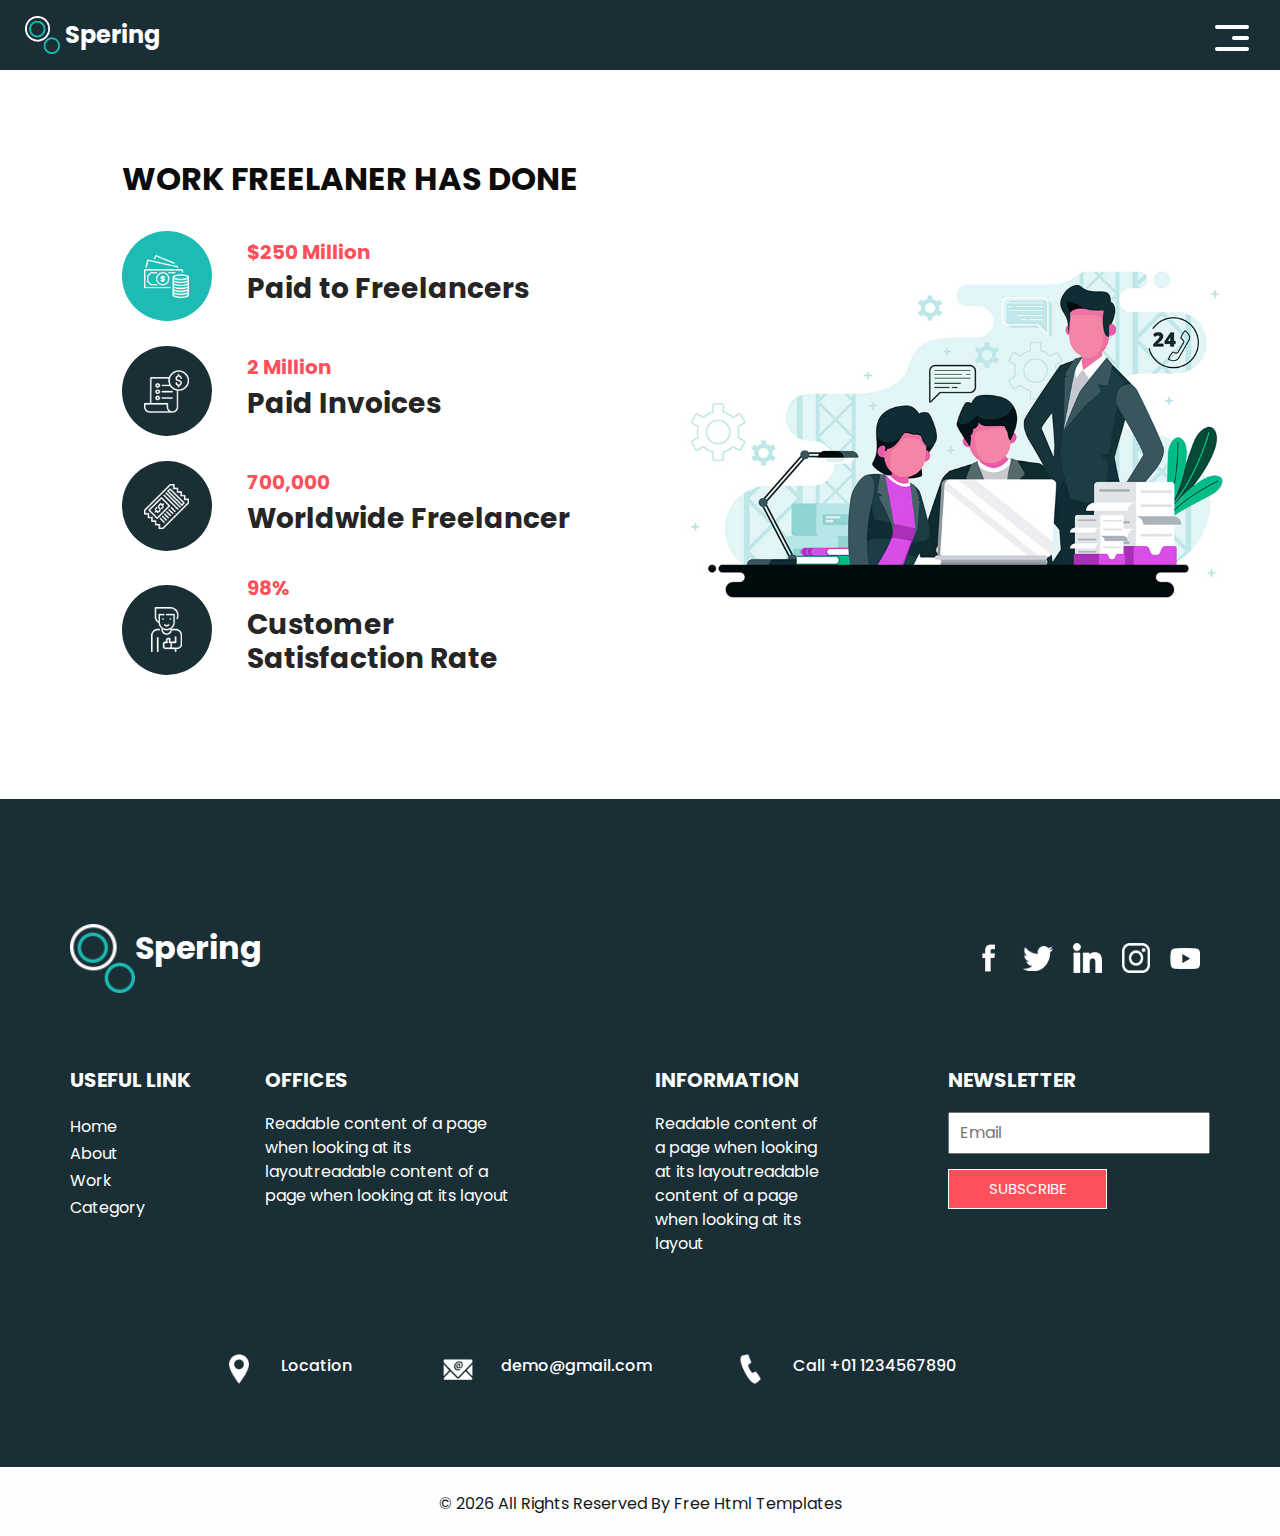
<file: work.html>
<!DOCTYPE html>
<html>

<head>
  <!-- Basic -->
  <meta charset="utf-8" />
  <meta http-equiv="X-UA-Compatible" content="IE=edge" />
  <!-- Mobile Metas -->
  <meta name="viewport" content="width=device-width, initial-scale=1, shrink-to-fit=no" />
  <!-- Site Metas -->
  <meta name="keywords" content="" />
  <meta name="description" content="" />
  <meta name="author" content="" />

  <title>Spering</title>

  <!-- bootstrap core css -->
  <link rel="stylesheet" type="text/css" href="css/bootstrap.css" />

  <link href="https://fonts.googleapis.com/css?family=Poppins:400,700&display=swap" rel="stylesheet">
  <!-- Custom styles for this template -->
  <link href="css/style.css" rel="stylesheet" />
  <!-- responsive style -->
  <link href="css/responsive.css" rel="stylesheet" />
</head>

<body class="sub_page">
  <div class="hero_area">
    <!-- header section strats -->
    <header class="header_section">
      <div class="container-fluid">
        <nav class="navbar navbar-expand-lg custom_nav-container">
          <a class="navbar-brand" href="index.html">
            <img src="images/logo.png" alt="" />
            <span>
              Spering
            </span>
          </a>
          <button class="navbar-toggler" type="button" data-toggle="collapse" data-target="#navbarSupportedContent" aria-controls="navbarSupportedContent" aria-expanded="false" aria-label="Toggle navigation">
            <span class="navbar-toggler-icon"></span>
          </button>

          <div class="collapse navbar-collapse" id="navbarSupportedContent">
            <ul class="navbar-nav  ">
              <li class="nav-item ">
                <a class="nav-link" href="index.html">Home <span class="sr-only">(current)</span></a>
              </li>
              <li class="nav-item">
                <a class="nav-link" href="about.html"> About</a>
              </li>
              <li class="nav-item active">
                <a class="nav-link" href="work.html">Work </a>
              </li>
              <li class="nav-item">
                <a class="nav-link" href="category.html"> Category </a>
              </li>
            </ul>
            <div class="user_option">
              <a href="">
                <span>
                  Login
                </span>
              </a>
              <form class="form-inline my-2 my-lg-0 ml-0 ml-lg-4 mb-3 mb-lg-0">
                <button class="btn  my-2 my-sm-0 nav_search-btn" type="submit"></button>
              </form>
            </div>
          </div>
          <div>
            <div class="custom_menu-btn ">
              <button>
                <span class=" s-1">

                </span>
                <span class="s-2">

                </span>
                <span class="s-3">

                </span>
              </button>
            </div>
          </div>

        </nav>
      </div>
    </header>
    <!-- end header section -->
  </div>


  <!-- freelance section -->

  <section class="freelance_section layout_padding">
    <div id="accordion">
      <div class="container-fluid">
        <div class="row">
          <div class="col-md-5 offset-md-1">
            <div class="detail-box">
              <div class="heading_container">
                <h2>
                  Work Freelaner Has Done
                </h2>
              </div>
              <div class="tab_container">
                <div class="t-link-box" data-toggle="collapse" data-target="#collapseOne" aria-expanded="true" aria-controls="collapseOne">
                  <div class="img-box">
                    <img src="images/f1.png" alt="">
                  </div>
                  <div class="detail-box">
                    <h5>
                      $250 Million
                    </h5>
                    <h3>
                      Paid to Freelancers
                    </h3>
                  </div>
                </div>
                <div class="t-link-box collapsed" data-toggle="collapse" data-target="#collapseTwo" aria-expanded="false" aria-controls="collapseTwo">
                  <div class="img-box">
                    <img src="images/f2.png" alt="">
                  </div>
                  <div class="detail-box">
                    <h5>
                      2 Million
                    </h5>
                    <h3>
                      Paid Invoices
                    </h3>
                  </div>
                </div>
                <div class="t-link-box collapsed" data-toggle="collapse" data-target="#collapseThree" aria-expanded="false" aria-controls="collapseThree">
                  <div class="img-box">
                    <img src="images/f3.png" alt="">
                  </div>
                  <div class="detail-box">
                    <h5>
                      700,000
                    </h5>
                    <h3>
                      Worldwide Freelancer
                    </h3>
                  </div>
                </div>
                <div class="t-link-box collapsed" data-toggle="collapse" data-target="#collapseFour" aria-expanded="false" aria-controls="collapseFour">
                  <div class="img-box">
                    <img src="images/f4.png" alt="">
                  </div>
                  <div class="detail-box">
                    <h5>
                      98%
                    </h5>
                    <h3>
                      Customer <br>
                      Satisfaction Rate
                    </h3>
                  </div>
                </div>
              </div>
            </div>
          </div>
          <div class="col-md-6">
            <div class="collapse show" id="collapseOne" aria-labelledby="headingOne" data-parent="#accordion">
              <div class="img-box">
                <img src="images/freelance-img.jpg" alt="">
              </div>
            </div>
            <div class="collapse" id="collapseTwo" aria-labelledby="headingTwo" data-parent="#accordion">
              <div class="img-box">
                <img src="images/freelance-img.jpg" alt="">
              </div>
            </div>
            <div class="collapse" id="collapseThree" aria-labelledby="headingThree" data-parent="#accordion">
              <div class="img-box">
                <img src="images/freelance-img.jpg" alt="">
              </div>
            </div>
            <div class="collapse" id="collapseFour" aria-labelledby="headingfour" data-parent="#accordion">
              <div class="img-box">
                <img src="images/freelance-img.jpg" alt="">
              </div>
            </div>
          </div>
        </div>
      </div>
    </div>
  </section>

  <!-- end freelance section -->

  <!-- info section -->

  <section class="info_section ">
    <div class="info_container layout_padding-top">
      <div class="container">
        <div class="info_top">
          <div class="info_logo">
            <img src="images/logo.png" alt="" />
            <span>
              Spering
            </span>
          </div>
          <div class="social_box">
            <a href="#">
              <img src="images/fb.png" alt="">
            </a>
            <a href="#">
              <img src="images/twitter.png" alt="">
            </a>
            <a href="#">
              <img src="images/linkedin.png" alt="">
            </a>
            <a href="#">
              <img src="images/instagram.png" alt="">
            </a>
            <a href="#">
              <img src="images/youtube.png" alt="">
            </a>
          </div>
        </div>

        <div class="info_main">
          <div class="row">
            <div class="col-md-3 col-lg-2">
              <div class="info_link-box">
                <h5>
                  Useful Link
                </h5>
                <ul>
                  <li class=" active">
                    <a class="" href="index.html">Home <span class="sr-only">(current)</span></a>
                  </li>
                  <li class="">
                    <a class="" href="about.html">About </a>
                  </li>
                  <li class="">
                    <a class="" href="work.html">Work </a>
                  </li>
                  <li class="">
                    <a class="" href="category.html">Category </a>
                  </li>
                </ul>
              </div>
            </div>
            <div class="col-md-3 ">
              <h5>
                Offices
              </h5>
              <p>
                Readable content of a page when looking at its layoutreadable content of a page when looking at its layout
              </p>
            </div>

            <div class="col-md-3 col-lg-2 offset-lg-1">
              <h5>
                Information
              </h5>
              <p>
                Readable content of a page when looking at its layoutreadable content of a page when looking at its layout
              </p>
            </div>

            <div class="col-md-3  offset-lg-1">
              <div class="info_form ">
                <h5>
                  Newsletter
                </h5>
                <form action="">
                  <input type="email" placeholder="Email">
                  <button>
                    Subscribe
                  </button>
                </form>
              </div>
            </div>
          </div>
        </div>
        <div class="row">
          <div class="col-lg-9 col-md-10 mx-auto">
            <div class="info_contact layout_padding2">
              <div class="row">
                <div class="col-md-3">
                  <a href="#" class="link-box">
                    <div class="img-box">
                      <img src="images/location.png" alt="">
                    </div>
                    <div class="detail-box">
                      <h6>
                        Location
                      </h6>
                    </div>
                  </a>
                </div>
                <div class="col-md-4">
                  <a href="#" class="link-box">
                    <div class="img-box">
                      <img src="images/mail.png" alt="">
                    </div>
                    <div class="detail-box">
                      <h6>
                        demo@gmail.com
                      </h6>
                    </div>
                  </a>
                </div>
                <div class="col-md-5">
                  <a href="#" class="link-box">
                    <div class="img-box">
                      <img src="images/call.png" alt="">
                    </div>
                    <div class="detail-box">
                      <h6>
                        Call +01 1234567890
                      </h6>
                    </div>
                  </a>
                </div>
              </div>
            </div>
          </div>
        </div>

      </div>
    </div>
  </section>

  <!-- end info section -->

  <!-- footer section -->
  <footer class="container-fluid footer_section ">
    <div class="container">
      <p>
        &copy; <span id="displayDate"></span> All Rights Reserved By
        <a href="https://html.design/">Free Html Templates</a>
      </p>
    </div>
  </footer>
  <!-- end  footer section -->


  <script src="js/jquery-3.4.1.min.js"></script>
  <script src="js/bootstrap.js"></script>
  <script src="js/custom.js"></script>



</body>
</body>

</html>
</file>
<file: css/style.css>
body {
  font-family: 'Poppins', sans-serif;
  color: #0c0c0c;
  background-color: #ffffff;
}

.layout_padding {
  padding-top: 90px;
  padding-bottom: 90px;
}

.layout_padding2 {
  padding: 45px 0;
}

.layout_padding2-top {
  padding-top: 45px;
  padding-bottom: 45px;
}

.layout_padding2-bottom {
  padding-bottom: 45px;
}

.layout_padding-top {
  padding-top: 90px;
}

.layout_padding-bottom {
  padding-bottom: 90px;
}

.heading_container {
  display: -webkit-box;
  display: -ms-flexbox;
  display: flex;
}

.heading_container h2 {
  font-weight: bold;
  text-transform: uppercase;
}

/*header section*/
.hero_area {
  height: calc(100vh - 30px);
  background: -webkit-gradient(linear, left top, right top, color-stop(55%, #1a2e35), color-stop(55%, #1cbbb4));
  background: linear-gradient(to right, #1a2e35 55%, #1cbbb4 55%);
  display: -webkit-box;
  display: -ms-flexbox;
  display: flex;
  -webkit-box-orient: vertical;
  -webkit-box-direction: normal;
      -ms-flex-direction: column;
          flex-direction: column;
  position: relative;
}

.sub_page .hero_area {
  height: auto;
  background: none;
  background-color: #1a2e35;
}

.hero_area.sub_pages {
  height: auto;
}

.header_section {
  overflow-x: hidden;
}

.header_section .container-fluid {
  padding-right: 25px;
  padding-left: 25px;
}

.header_section .nav_container {
  margin: 0 auto;
}

.header_section .user_option {
  display: -webkit-box;
  display: -ms-flexbox;
  display: flex;
  -webkit-box-align: center;
      -ms-flex-align: center;
          align-items: center;
}

.header_section .user_option a {
  display: -webkit-box;
  display: -ms-flexbox;
  display: flex;
  color: #ffffff;
  -webkit-box-align: center;
      -ms-flex-align: center;
          align-items: center;
}

.header_section .user_option a img {
  min-width: 20px;
  height: 20px;
  margin-right: 5px;
}

.custom_nav-container.navbar-expand-lg .navbar-nav .nav-item .nav-link {
  padding: 10px 15px;
  color: #ffffff;
  text-align: center;
}

a,
a:hover,
a:focus {
  text-decoration: none;
}

a:hover,
a:focus {
  color: initial;
}

.btn,
.btn:focus {
  outline: none !important;
  -webkit-box-shadow: none;
          box-shadow: none;
}

.custom_nav-container .nav_search-btn {
  background-image: url(../images/search-icon.png);
  background-size: 17px;
  background-repeat: no-repeat;
  background-position-y: 7px;
  width: 35px;
  height: 35px;
  padding: 0;
  border: none;
}

.custom_nav-container form {
  padding-top: 7px;
}

.navbar-brand {
  margin-right: 5%;
  display: -webkit-box;
  display: -ms-flexbox;
  display: flex;
  -webkit-box-align: center;
      -ms-flex-align: center;
          align-items: center;
}

.navbar-brand img {
  width: 35px;
  margin-right: 5px;
}

.navbar-brand span {
  font-weight: bold;
  color: #ffffff;
  font-size: 24px;
}

.custom_nav-container {
  z-index: 99999;
  padding: 0;
  height: 70px;
}

.custom_nav-container .navbar-toggler {
  outline: none;
}

.custom_nav-container .navbar-toggler .navbar-toggler-icon {
  background-image: url(../images/menu.png);
  background-size: 30px;
  width: 32px;
  height: 32px;
}

.lg_toggl-btn {
  background-color: transparent;
  border: none;
  outline: none;
  width: 56px;
  height: 40px;
  cursor: pointer;
}

.lg_toggl-btn:focus {
  outline: none;
}

.login_btn-container {
  padding-top: 30px;
}

.login_btn-container a {
  color: #1cbbb4;
  text-transform: uppercase;
}

/*end header section*/
/* slider section */
.slider_section {
  -webkit-box-flex: 1;
      -ms-flex: 1;
          flex: 1;
  display: -webkit-box;
  display: -ms-flexbox;
  display: flex;
  -webkit-box-align: center;
      -ms-flex-align: center;
          align-items: center;
  position: relative;
}

.slider_section .row {
  -webkit-box-align: center;
      -ms-flex-align: center;
          align-items: center;
}

.slider_section .row > div {
  position: unset;
}

.slider_section .detail-box h1 {
  color: #ffffff;
  font-weight: bold;
  text-transform: uppercase;
}

.slider_section .detail-box p {
  color: #ffffff;
  margin-top: 15px;
}

.slider_section .detail-box .btn-box {
  display: -webkit-box;
  display: -ms-flexbox;
  display: flex;
  -ms-flex-wrap: wrap;
      flex-wrap: wrap;
  margin: 45px -5px 0 -5px;
}

.slider_section .detail-box .btn-box a {
  text-align: center;
  width: 165px;
  font-size: 15px;
  margin: 5px;
}

.slider_section .detail-box .btn-box .btn-1 {
  display: inline-block;
  padding: 10px 0;
  background-color: #ff4f5a;
  color: #ffffff;
  -webkit-transition: all 0.3s;
  transition: all 0.3s;
  border: 1px solid transparent;
  border-radius: 0;
}

.slider_section .detail-box .btn-box .btn-1:hover {
  background-color: transparent;
  border-color: #ff4f5a;
  color: #ff4f5a;
}

.slider_section .detail-box .btn-box .btn-2 {
  display: inline-block;
  padding: 10px 0;
  background-color: #ffffff;
  color: #252525;
  -webkit-transition: all 0.3s;
  transition: all 0.3s;
  border: 1px solid transparent;
  border-radius: 0;
}

.slider_section .detail-box .btn-box .btn-2:hover {
  background-color: transparent;
  border-color: #ffffff;
  color: #ffffff;
}

.slider_section .img-container .img-box img {
  width: 100%;
}

.slider_section #carouselExampleIndicators {
  position: unset;
  width: 100%;
}

.slider_section .carousel_btn-container {
  width: 120px;
  position: absolute;
  bottom: 0;
  display: -webkit-box;
  display: -ms-flexbox;
  display: flex;
  -webkit-box-pack: justify;
      -ms-flex-pack: justify;
          justify-content: space-between;
  left: 8.5%;
  z-index: 999;
  -webkit-transform: translateY(50%);
          transform: translateY(50%);
}

.slider_section .carousel_btn-container .carousel-control-prev,
.slider_section .carousel_btn-container .carousel-control-next {
  position: relative;
  width: 55px;
  height: 55px;
  border: none;
  border-radius: 100%;
  opacity: 1;
  background-repeat: no-repeat;
  background-size: 14px;
  background-position: center;
  background-color: #1cbbb4;
  margin: 2px;
}

.slider_section .carousel_btn-container .carousel-control-prev:hover,
.slider_section .carousel_btn-container .carousel-control-next:hover {
  background-color: #ff4f5a;
}

.slider_section .carousel_btn-container .carousel-control-prev {
  background-image: url(../images/prev.png);
}

.slider_section .carousel_btn-container .carousel-control-next {
  background-image: url(../images/next.png);
}

.slider_section ol.carousel-indicators {
  margin: 0;
  width: 75px;
  bottom: 45px;
  left: initial;
  right: 25px;
}

.slider_section ol.carousel-indicators li {
  border-radius: 100%;
  text-indent: 0px;
  text-align: center;
  line-height: 55px;
  color: #ffffff;
  background-color: transparent;
  opacity: 1;
  display: none;
}

.slider_section ol.carousel-indicators li.active {
  display: block;
}

.experience_section .row {
  -webkit-box-align: center;
      -ms-flex-align: center;
          align-items: center;
}

.experience_section .detail-box p {
  margin-top: 20px;
}

.experience_section .detail-box .btn-box {
  display: -webkit-box;
  display: -ms-flexbox;
  display: flex;
  -ms-flex-wrap: wrap;
      flex-wrap: wrap;
  margin: 45px -5px 0 -5px;
}

.experience_section .detail-box .btn-box a {
  text-align: center;
  width: 165px;
  font-size: 15px;
  margin: 5px;
}

.experience_section .detail-box .btn-box .btn-1 {
  display: inline-block;
  padding: 10px 0;
  background-color: #ff4f5a;
  color: #ffffff;
  -webkit-transition: all 0.3s;
  transition: all 0.3s;
  border: 1px solid transparent;
  border-radius: 0;
}

.experience_section .detail-box .btn-box .btn-1:hover {
  background-color: transparent;
  border-color: #ff4f5a;
  color: #ff4f5a;
}

.experience_section .detail-box .btn-box .btn-2 {
  display: inline-block;
  padding: 10px 0;
  background-color: #1a2e35;
  color: #ffffff;
  -webkit-transition: all 0.3s;
  transition: all 0.3s;
  border: 1px solid transparent;
  border-radius: 0;
}

.experience_section .detail-box .btn-box .btn-2:hover {
  background-color: transparent;
  border-color: #1a2e35;
  color: #1a2e35;
}

.experience_section .img-box img {
  width: 100%;
}

.category_section {
  background-color: #1cbbb4;
  color: #ffffff;
  text-align: center;
}

.category_section .heading_container {
  -webkit-box-pack: center;
      -ms-flex-pack: center;
          justify-content: center;
}

.category_section .heading_container h2 {
  border-bottom: 1px solid #ffffff;
}

.category_section .category_container {
  display: -webkit-box;
  display: -ms-flexbox;
  display: flex;
  -ms-flex-wrap: wrap;
      flex-wrap: wrap;
  -webkit-box-pack: justify;
      -ms-flex-pack: justify;
          justify-content: space-between;
  margin-top: 25px;
}

.category_section .category_container .box {
  display: -webkit-box;
  display: -ms-flexbox;
  display: flex;
  -webkit-box-orient: vertical;
  -webkit-box-direction: normal;
      -ms-flex-direction: column;
          flex-direction: column;
  -webkit-box-align: center;
      -ms-flex-align: center;
          align-items: center;
  margin: 10px 0;
  min-width: 130px;
  -ms-flex-preferred-size: 26%;
      flex-basis: 26%;
}

.category_section .category_container .box .img-box {
  width: 120px;
  height: 120px;
  display: -webkit-box;
  display: -ms-flexbox;
  display: flex;
  -webkit-box-pack: center;
      -ms-flex-pack: center;
          justify-content: center;
  -webkit-box-align: center;
      -ms-flex-align: center;
          align-items: center;
}

.about_section {
  text-align: center;
}

.about_section .img-box img {
  width: 100%;
}

.about_section .detail-box h2 {
  font-weight: bold;
  text-transform: uppercase;
}

.about_section .detail-box p {
  margin-top: 15px;
}

.about_section .detail-box a {
  display: inline-block;
  padding: 10px 45px;
  background-color: #ff4f5a;
  color: #ffffff;
  -webkit-transition: all 0.3s;
  transition: all 0.3s;
  border: 1px solid transparent;
  border-radius: 0;
  margin-top: 25px;
}

.about_section .detail-box a:hover {
  background-color: transparent;
  border-color: #ff4f5a;
  color: #ff4f5a;
}

.freelance_section .row {
  -webkit-box-align: center;
      -ms-flex-align: center;
          align-items: center;
}

.freelance_section .tab_container .t-link-box {
  margin: 25px 0;
  display: -webkit-box;
  display: -ms-flexbox;
  display: flex;
  -webkit-box-align: center;
      -ms-flex-align: center;
          align-items: center;
  cursor: pointer;
}

.freelance_section .tab_container .t-link-box .img-box {
  width: 90px;
  height: 90px;
  min-width: 90px;
  min-height: 90px;
  display: -webkit-box;
  display: -ms-flexbox;
  display: flex;
  -webkit-box-pack: center;
      -ms-flex-pack: center;
          justify-content: center;
  -webkit-box-align: center;
      -ms-flex-align: center;
          align-items: center;
  background-color: #1a2e35;
  border-radius: 100%;
  margin-right: 35px;
}

.freelance_section .tab_container .t-link-box .img-box img {
  width: auto;
  height: auto;
  max-width: 45px;
  max-height: 45px;
}

.freelance_section .tab_container .t-link-box .detail-box h5 {
  font-weight: bold;
  color: #ff4f5a;
}

.freelance_section .tab_container .t-link-box .detail-box h3 {
  font-weight: bold;
  color: #252525;
}

.freelance_section .tab_container .t-link-box[aria-expanded="true"] .img-box, .freelance_section .tab_container .t-link-box:hover .img-box {
  background-color: #1cbbb4;
}

.freelance_section .img-box img {
  width: 100%;
}

.client_section .heading_container {
  -webkit-box-pack: center;
      -ms-flex-pack: center;
          justify-content: center;
  margin-bottom: 25px;
}

.client_section .detail-box {
  text-align: center;
  margin: 25px 35px;
  padding: 45px 65px 35px 65px;
  -webkit-box-shadow: 0px 0px 20px 0 rgba(0, 0, 0, 0.2);
          box-shadow: 0px 0px 20px 0 rgba(0, 0, 0, 0.2);
}

.client_section .detail-box h4 {
  font-weight: bold;
}

.client_section .detail-box p {
  margin-top: 15px;
  margin-bottom: 25px;
}

.client_section .carousel-control-prev,
.client_section .carousel-control-next {
  top: 50%;
  width: 65px;
  height: 65px;
  border: none;
  border-radius: 100%;
  opacity: 1;
  background-repeat: no-repeat;
  background-size: 10px;
  background-position: center;
  background-color: #1a2e35;
  margin: 2px;
  -webkit-transform: translateY(-50%);
          transform: translateY(-50%);
}

.client_section .carousel-control-prev {
  background-image: url(../images/prev-angle.png);
}

.client_section .carousel-control-next {
  background-image: url(../images/next-angle.png);
}

/* info section */
.info_section {
  position: relative;
  background-color: #1a2e35;
  color: #ffffff;
}

.info_section .heading_container {
  margin-bottom: 45px;
}

.info_section h5 {
  text-transform: uppercase;
  font-weight: bold;
  margin-bottom: 20px;
}

.info_section .info_top {
  display: -webkit-box;
  display: -ms-flexbox;
  display: flex;
  -webkit-box-align: center;
      -ms-flex-align: center;
          align-items: center;
  -webkit-box-pack: justify;
      -ms-flex-pack: justify;
          justify-content: space-between;
  margin-top: 35px;
  margin-bottom: 75px;
}

.info_section .info_top .info_logo {
  display: -webkit-box;
  display: -ms-flexbox;
  display: flex;
}

.info_section .info_top .info_logo img {
  width: 65px;
}

.info_section .info_top .info_logo span {
  color: #ffffff;
  font-weight: bold;
  font-size: 32px;
}

.info_section .info_top .social_box {
  display: -webkit-box;
  display: -ms-flexbox;
  display: flex;
  -webkit-box-align: center;
      -ms-flex-align: center;
          align-items: center;
}

.info_section .info_top .social_box a {
  margin: 0 10px;
}

.info_section .info_top .social_box a img {
  width: auto;
  height: auto;
  max-width: 30px;
  max-height: 30px;
}

.info_section a {
  text-transform: none;
}

.info_section ul {
  padding: 0;
}

.info_section ul li {
  list-style-type: none;
  margin: 3px 0;
}

.info_section ul li a {
  color: #ffffff;
}

.info_section .info_link-box {
  display: -webkit-box;
  display: -ms-flexbox;
  display: flex;
  -webkit-box-orient: vertical;
  -webkit-box-direction: normal;
      -ms-flex-direction: column;
          flex-direction: column;
}

.info_section .info_form form input {
  outline: none;
  width: 100%;
  padding: 7px 10px;
}

.info_section .info_form form button {
  display: inline-block;
  padding: 8px 40px;
  background-color: #ff4f5a;
  color: #ffffff;
  -webkit-transition: all 0.3s;
  transition: all 0.3s;
  border: 1px solid transparent;
  border-radius: 0;
  border: 1.5px solid #ffffff;
  margin-top: 15px;
  text-transform: uppercase;
  font-size: 15px;
}

.info_section .info_form form button:hover {
  background-color: transparent;
  border-color: #ff4f5a;
  color: #ff4f5a;
}

.info_section .info_contact .link-box {
  display: -webkit-box;
  display: -ms-flexbox;
  display: flex;
  -webkit-box-align: center;
      -ms-flex-align: center;
          align-items: center;
  margin: 30px 0;
  color: #ffffff;
}

.info_section .info_contact .link-box .img-box {
  display: -webkit-box;
  display: -ms-flexbox;
  display: flex;
  -webkit-box-pack: center;
      -ms-flex-pack: center;
          justify-content: center;
  -webkit-box-align: center;
      -ms-flex-align: center;
          align-items: center;
  min-width: 45px;
  min-height: 45px;
  margin-right: 20px;
}

.info_section .info_contact .link-box .img-box img {
  width: auto;
  height: auto;
  max-width: 30px;
  max-height: 30px;
}

/* end info section */
/* footer section*/
.footer_section {
  display: -webkit-box;
  display: -ms-flexbox;
  display: flex;
  -webkit-box-orient: vertical;
  -webkit-box-direction: normal;
      -ms-flex-direction: column;
          flex-direction: column;
  -webkit-box-pack: center;
      -ms-flex-pack: center;
          justify-content: center;
  background-color: #fdfeff;
}

.footer_section p {
  color: #171717;
  margin: 0;
  padding: 25px 0 20px 0;
  margin: 0 auto;
  text-align: center;
}

.footer_section a {
  color: #171717;
}

/* end footer section*/
#navbarSupportedContent {
  -webkit-transform: translateX(100vw);
          transform: translateX(100vw);
  opacity: 0;
  -webkit-transition: all 0.3s ease-in;
  transition: all 0.3s ease-in;
  -webkit-box-pack: justify;
      -ms-flex-pack: justify;
          justify-content: space-between;
  -webkit-box-align: center;
      -ms-flex-align: center;
          align-items: center;
}

#navbarSupportedContent.lg_nav-toggle {
  -webkit-transform: translateX(0);
          transform: translateX(0);
  opacity: 1;
}

.custom_menu-btn button {
  margin-top: 12px;
  outline: none;
  border: none;
  background-color: transparent;
}

.custom_menu-btn button span {
  display: block;
  width: 34px;
  height: 4px;
  background-color: #fff;
  margin: 7px 0;
  -webkit-transition: all 0.3s;
  transition: all 0.3s;
  border-radius: 10px;
}

.custom_menu-btn .s-2 {
  -webkit-transition: all 0.1s;
  transition: all 0.1s;
  width: 17px;
  margin-left: auto;
}

.menu_btn-style button .s-1 {
  -webkit-transform: rotate(45deg) translate(8px, 8px);
          transform: rotate(45deg) translate(8px, 8px);
}

.menu_btn-style button .s-2 {
  -webkit-transform: translateX(100px);
          transform: translateX(100px);
}

.menu_btn-style button .s-3 {
  -webkit-transform: rotate(-45deg) translate(8px, -8px);
          transform: rotate(-45deg) translate(8px, -8px);
}
/*# sourceMappingURL=style.css.map */
</file>
<file: css/responsive.css>
@media (max-width: 1120px) {}

@media (max-width: 992px) {
  .hero_area {
    height: auto;
  }

  #navbarSupportedContent {
    opacity: 1;
    transform: none;
    margin-top: 15px;
  }


  .navbar-toggler {
    padding: 0.25rem 0;
  }


  .header_section .user_option {
    display: none;
  }

  .custom_menu-btn {
    display: none;
  }

  .navbar-nav {
    align-items: center;
  }

  .custom_nav-container .navbar-toggler {
    margin-left: auto;
  }

  .custom_nav-container {
    padding: 15px 0;
    height: auto;
  }

  .slider_section {
    padding-top: 45px;
    padding-bottom: 120px;
  }

  .info_section .info_contact .link-box .img-box {
    margin-right: 8px;
  }

}

@media (max-width: 767px) {
  .hero_area {
    background: none;
    background-color: #1a2e35;
    /* background: linear-gradient(to bottom, #1a2e35 40%, #1cbbb4 40%); */
  }

  .slider_section {
    text-align: center;
    padding-bottom: 0;
  }

  .slider_section .detail-box {
    margin-bottom: 75px;
  }

  .slider_section .detail-box .btn-box {
    justify-content: center;
  }


  .img-container {
    padding: 0;
  }

  .slider_section .img-container .img-box {

    padding: 45px 0;
    background-color: #1cbbb4;
  }

  .experience_section .img-box {

    margin-bottom: 45px;

  }

  .category_section .category_container .box {
    flex-basis: 34%;
  }

  .client_section .detail-box {
    margin: 25px;
    padding: 45px 25px 35px 25px;
  }

  .client_section .carousel-control-prev,
  .client_section .carousel-control-next {
    top: 92%;
  }

  .info_section .info_top {

    flex-direction: column;

  }

  .info_section .info_top .social_box {
    margin-top: 35px;
  }

  .info_section .row>div {

    display: flex;
    flex-direction: column;
    align-items: center;
    text-align: center;
    margin-bottom: 25px;

  }

  .info_section .info_contact .link-box {
    margin: 0;
  }



}

@media (max-width: 576px) {
  .category_section .category_container {
    justify-content: center;
  }

  .category_section .category_container .box {
    flex-basis: 52%;
  }
}

@media (max-width: 480px) {}

@media (max-width: 420px) {
  .client_section .detail-box {
    margin: 25px 5px;
    box-shadow: 0px 0px 2px 0 rgba(0, 0, 0, 0.2);
  }

  .slider_section .carousel_btn-container {

    width: 100px;
  }

  .slider_section .carousel_btn-container .carousel-control-prev,
  .slider_section .carousel_btn-container .carousel-control-next {
    width: 45px;
    height: 45px;
    background-size: 12px;
  }

  .slider_section ol.carousel-indicators {
    right: 0;
  }

  .client_section .carousel-control-prev,
  .client_section .carousel-control-next {

    top: 95%;

  }


  .client_section .carousel-control-prev,
  .client_section .carousel-control-next {
    width: 50px;
    height: 50px;
    background-size: 8px;
  }

  .freelance_section .tab_container .t-link-box .detail-box h3 {
    font-size: 22px;
  }
}

@media (max-width: 360px) {}

@media (min-width: 1200px) {
  .container {
    max-width: 1170px;
  }
}
</file>
